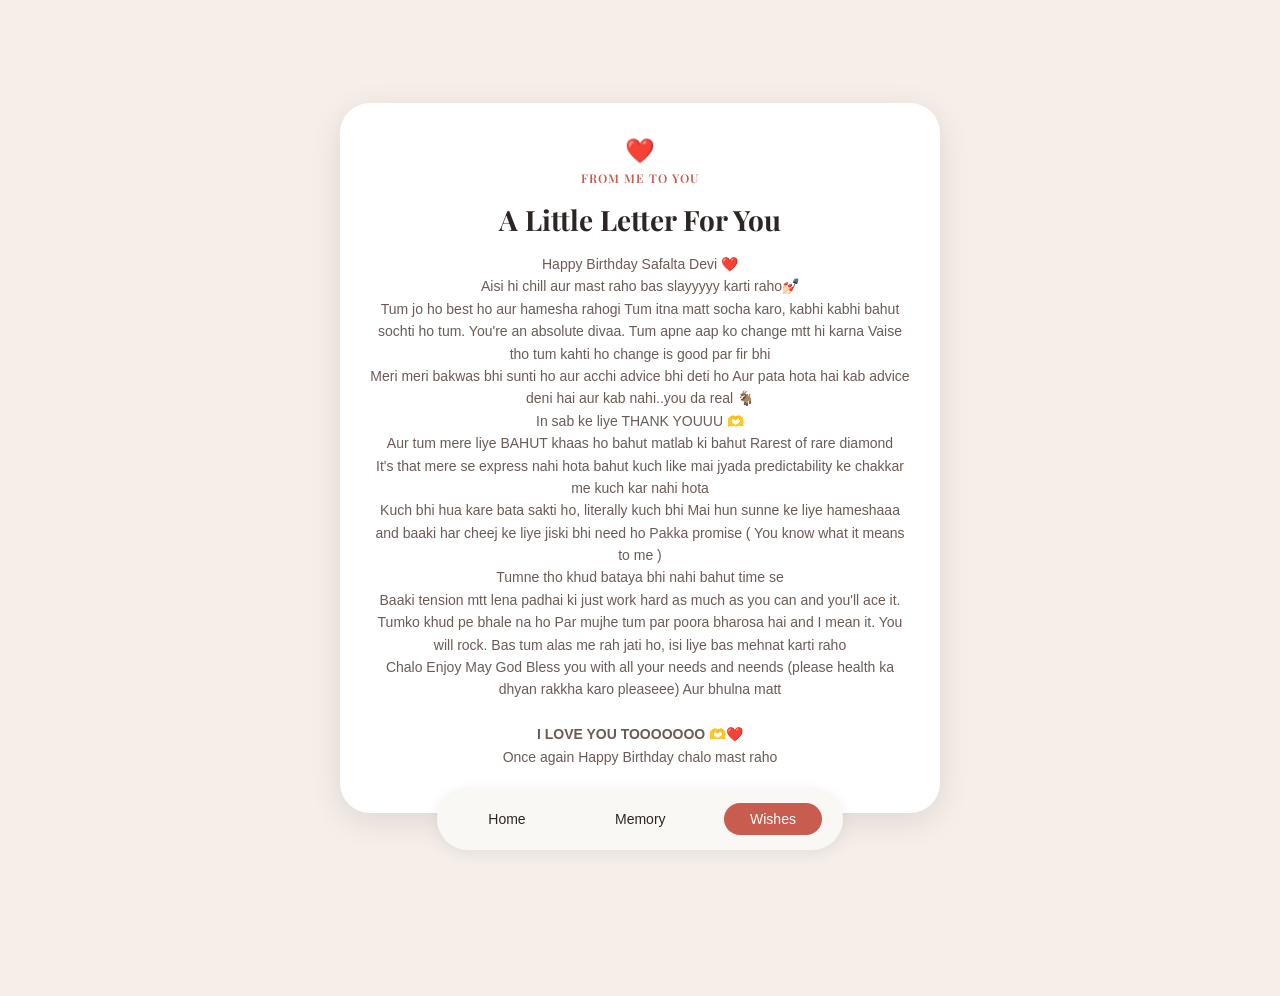
<file: letter.html>
<!DOCTYPE html>
<html lang="en">

<head>
  <meta charset="UTF-8">
  <meta name="viewport" content="width=device-width, initial-scale=1.0">
  <title>Letter from Kunal</title>
  <link rel="stylesheet" href="style.css">
</head>

<body>
  <div class="card">
    <div class="wish">
      <div style="text-align: center; color: #c85c4e; font-size: 24px;">❤️</div>
      <div
        style="text-align: center; color: #c85c4e; font-size: 12px; font-weight: 600; letter-spacing: 1px; margin-top: 5px;">
        FROM ME TO YOU</div>

      <h1
        style="text-align: center; font-family: 'Playfair Display', serif; font-size: 28px; margin: 15px 0; color: #2d2424;">
        A Little Letter For You</h1>

      <p
        style="font-family: 'Inter', sans-serif; font-size: 14px; line-height: 1.6; color: #6c5b55; margin-bottom: 15px;">
        Happy Birthday Safalta Devi ❤️<br>
        Aisi hi chill aur mast raho bas slayyyyy karti raho💅🏻<br>
        Tum jo ho best ho aur hamesha rahogi
        Tum itna matt socha karo, kabhi kabhi bahut sochti ho tum.
        You're an absolute divaa.
        Tum apne aap ko change mtt hi karna
        Vaise tho tum kahti ho change is good par fir bhi<br>
        Meri meri bakwas bhi sunti ho aur acchi advice bhi deti ho
        Aur pata hota hai kab advice deni hai aur kab nahi..you da real 🐐<br>
        In sab ke liye THANK YOUUU 🫶<br>
        Aur tum mere liye BAHUT khaas ho bahut matlab ki bahut
        Rarest of rare diamond<br>
        It's that mere se express nahi hota bahut kuch like mai jyada predictability ke chakkar me kuch kar nahi
        hota<br>
        Kuch bhi hua kare bata sakti ho, literally kuch bhi
        Mai hun sunne ke liye hameshaaa and baaki har cheej ke liye jiski bhi need ho
        Pakka promise ( You know what it means to me )<br>
        Tumne tho khud bataya bhi nahi bahut time se<br>
        Baaki tension mtt lena padhai ki just work hard as much as you can and you'll ace it.
        Tumko khud pe bhale na ho
        Par mujhe tum par poora bharosa hai and I mean it. You will rock.
        Bas tum alas me rah jati ho, isi liye bas mehnat karti raho
        <br>
        Chalo Enjoy
        May God Bless you with all your needs and neends (please health ka dhyan rakkha karo pleaseee)
        Aur bhulna matt<br><br>
        <strong>I LOVE YOU TOOOOOOO 🫶❤️</strong>
        <br>
        Once again Happy Birthday
        chalo mast raho
      </p>
    </div>

  </div>
  <nav class="footer-nav">
    <a href="index.html" class="nav-item">Home</a>
    <a href="photos.html" class="nav-item">Memory</a>
    <a href="letter.html" class="nav-item active">Wishes</a>
  </nav>
  <script>
    for (let i = 0; i < 15; i++) {
      const heart = document.createElement('div');
      heart.innerHTML = '❤️';
      heart.style.position = 'absolute';
      heart.style.top = '-50px';
      heart.style.left = Math.random() * 100 + 'vw';
      heart.style.fontSize = '24px';
      heart.style.opacity = '0.1';
      heart.style.animation = `fall ${Math.random() * 5 + 5}s linear infinite`;
      heart.style.animationDelay = Math.random() * 5 + 's';
      document.body.appendChild(heart);
    }

    const style = document.createElement('style');
    style.innerHTML = `
      @keyframes fall {
        0% { transform: translateY(0); opacity: 0.1; }
        100% { transform: translateY(110vh); opacity: 0; }
      }
    `;
    document.head.appendChild(style);
  </script>
</body>

</html>
</file>
<file: style.css>
@import url('https://fonts.googleapis.com/css2?family=Playfair+Display:wght@400;600;700&display=swap');

body {
  background-color: #F6EFE9;
  display: flex;
  flex-direction: column;
  justify-content: center;
  align-items: center;
  min-height: 100vh;
  text-align: center;
  gap: 50px;
  font-family: 'Playfair Display', serif;
  padding-bottom: 80px;
}

.heart {
  position: absolute;
  top: -10vh;
  font-size: 24px;
  animation: fall 8s linear infinite;
  opacity: 30;
}

@keyframes fall {
  to {
    transform: translateY(110vh) rotate(90deg);
    opacity: 0;
  }
}

#heading {
  padding: 10px;
  margin: 0 auto;
  width: auto;
  height: auto;
  border: none;
  border-radius: 20px;
  display: inline-block;
  background-color: #ffffff;
  color: #C85C4E;
  font-weight: 600;
}

#happy {
  color: #2D2424;
  font-size: 65px;
}

#name {
  text-decoration: underline;
  font-style: italic;
  color: #C85C4E;
  font-size: 65px;
}

.pages {
  padding: 10px 15px;
  margin: 0px 20px;
  width: 150px;
  height: 30px;
  border: none;
  border-radius: 30px;
  display: inline-block;
  font-weight: 600;
  text-decoration: none;
  font-size: 20px;
  text-align: center;
  align-items: center;
  transition: all 0.2s ease;
}

.pages:hover {
  transform: scale(1.025) translateY(-5px);
}

#photos {
  color: white;
  background-color: #C85C4E;
}

#letter {
  color: #2D2424;
  background-color: #ffffff;
}

.footer-nav {
  width: 100%;
  height: 50px;
  padding: 0;
  background-color: white;
  gap: 5px;
  border-radius: 0;
  color: #2D2424;
  display: flex;
  flex-direction: row;
  justify-content: center;
  align-items: center;
  position: fixed;
  bottom: 0;
  left: 0;
  transform: none;
  z-index: 1000;
  box-shadow: 0 -4px 12px rgba(0, 0, 0, 0.1);
}

a {
  text-decoration: none;
}

.nav-item {
  margin: 5px;
  width: 50px;
  border: none;
  border-radius: 20px;
  color: #2D2424;
  font-size: large;
  padding: 5px;
  margin: 15px;
}

.active {
  background-color: #C85C4E;
  padding: 2px 14px;
  color: white;
}

.spotlight-container {
  max-width: 1200px;
  margin: 0 auto;
  padding: 20px;
  background: rgba(255, 255, 255, 0.9);
  border-radius: 20px;
  box-shadow: 0 8px 32px rgba(0, 0, 0, 0.1);
}

.favorites-split {
  display: grid;
  grid-template-columns: repeat(auto-fit, minmax(280px, 1fr));
  gap: 20px;
  margin-bottom: 30px;
}

.favorite-spotlight {
  position: relative;
  width: 100%;
  border-radius: 15px;
  overflow: hidden;
  box-shadow: 0 8px 25px rgba(200, 92, 78, 0.15);
  transition: transform 0.3s ease, box-shadow 0.3s ease;
}

.favorite-spotlight:hover {
  transform: translateY(-5px);
  box-shadow: 0 15px 35px rgba(200, 92, 78, 0.25);
}

.favorite-spotlight img {
  width: 100%;
  height: 300px;
  object-fit: cover;
  border-radius: 15px;
  transition: transform 0.3s ease;
}

.favorite-spotlight:hover img {
  transform: scale(1.05);
}

.spotlight-tag {
  position: absolute;
  top: 15px;
  right: 15px;
  background: linear-gradient(135deg, #C85C4E, #D46A5E);
  color: white;
  padding: 8px 16px;
  border-radius: 20px;
  font-size: 12px;
  font-weight: 700;
  letter-spacing: 0.5px;
  box-shadow: 0 4px 12px rgba(200, 92, 78, 0.3);
}

.large-collage {
  display: grid;
  grid-template-columns: repeat(auto-fit, minmax(200px, 1fr));
  gap: 15px;
  padding: 20px 0;
}

.large-collage img {
  width: 100%;
  height: 200px;
  object-fit: cover;
  border-radius: 12px;
  background-color: #faf8f5;
  box-shadow: 0 4px 15px rgba(45, 36, 36, 0.08);
  transition: all 0.3s cubic-bezier(0.25, 1, 0.5, 1);
  cursor: pointer;
}

.large-collage img:hover {
  transform: translateY(-8px) scale(1.03);
  box-shadow: 0 12px 30px rgba(45, 36, 36, 0.15);
}

.large-collage img.tall {
  grid-row: span 2;
  height: 420px;
}

.large-collage img.wide-feature {
  grid-column: span 2;
  height: 240px;
  object-position: center top;
}

.large-collage img.hero-square {
  grid-column: span 2;
  grid-row: span 2;
  height: 420px;
}

/* Mobile responsiveness for photos gallery */
@media (max-width: 768px) {
  .spotlight-container {
    padding: 15px;
    margin: 10px;
    max-width: calc(100vw - 20px);
  }

  .favorites-split {
    grid-template-columns: 1fr;
    gap: 15px;
  }

  .favorite-spotlight img {
    height: 250px;
    width: 100%;
    object-fit: cover;
  }

  .large-collage {
    grid-template-columns: repeat(2, 1fr);
    gap: 12px;
  }

  .large-collage img {
    width: 100%;
    height: 160px;
    object-fit: cover;
  }

  .large-collage img.tall {
    grid-row: span 2;
    height: 340px;
  }

  .large-collage img.wide-feature {
    grid-column: span 2;
    height: 200px;
  }

  .large-collage img.hero-square {
    grid-column: span 2;
    grid-row: span 2;
    height: 340px;
  }

  /* Ensure all images are fully visible and don't overflow */
  .favorite-spotlight,
  .large-collage img {
    border-radius: 12px;
    overflow: hidden;
    box-sizing: border-box;
  }

  .favorite-spotlight img,
  .large-collage img {
    width: 100%;
    object-fit: cover;
    display: block;
  }

  /* Adjust heading for mobile */
  h1 {
    font-size: 24px;
    margin-bottom: 15px;
    text-align: center;
  }

  p {
    font-size: 16px;
    margin-bottom: 20px;
    text-align: center;
  }
}

/* Extra small mobile devices */
@media (max-width: 480px) {
  .spotlight-container {
    padding: 10px;
    margin: 5px;
    max-width: calc(100vw - 10px);
  }

  .favorites-split {
    gap: 10px;
  }

  .favorite-spotlight img {
    height: 200px;
    border-radius: 10px;
  }

  .large-collage {
    grid-template-columns: 1fr;
    gap: 10px;
  }

  .large-collage img {
    height: 180px;
    border-radius: 10px;
  }

  .large-collage img.tall {
    height: 380px;
  }

  .large-collage img.wide-feature {
    height: 220px;
  }

  .large-collage img.hero-square {
    height: 380px;
  }

  h1 {
    font-size: 22px;
    padding: 0 10px;
  }

  p {
    font-size: 14px;
    padding: 0 10px;
  }

  /* Ensure footer nav is properly sized */
  .footer-nav {
    padding: 8px;
    font-size: 14px;
  }

  .nav-item {
    padding: 8px 12px;
  }
}

/* Lightbox Styles */
#lightbox {
  display: none;
  position: fixed;
  top: 0;
  left: 0;
  width: 100%;
  height: 100%;
  background-color: rgba(0, 0, 0, 0.9);
  z-index: 1000;
  justify-content: center;
  align-items: center;
}

.lightbox-overlay {
  position: relative;
  max-width: 90%;
  max-height: 90%;
  display: flex;
  flex-direction: column;
  align-items: center;
}

.lightbox-image {
  max-width: 100%;
  max-height: 80vh;
  object-fit: contain;
  border-radius: 8px;
  box-shadow: 0 10px 40px rgba(0, 0, 0, 0.5);
}

.lightbox-caption {
  color: white;
  font-size: 18px;
  font-weight: 600;
  margin-top: 15px;
  text-align: center;
  text-shadow: 0 2px 4px rgba(0, 0, 0, 0.5);
}

.lightbox-close {
  position: absolute;
  top: -40px;
  right: 0;
  color: white;
  font-size: 40px;
  font-weight: bold;
  cursor: pointer;
  transition: color 0.3s ease;
}

.lightbox-close:hover {
  color: #C85C4E;
}

/* Animation for falling elements */
.item {
  position: absolute;
  top: -10vh;
  font-size: 24px;
  animation: fall 8s linear infinite;
  opacity: 0.7;
}

img[alt="5"] {
  object-position: top;
}

.card {
  position: relative;
  background: white;
  border-radius: 30px;
  height: auto;
  max-width: 600px;
  margin: 0 auto;
  box-shadow: 0 8px 32px rgba(0, 0, 0, 0.1);
}

.wish {
  height: 100%;
  overflow-y: auto;
  padding: 30px;
  max-width: 100%;
}

.footer-nav {
  position: fixed;
  bottom: 20px;
  left: 50%;
  transform: translateX(-50%);
  display: flex;
  background: #faf8f5;
  border-radius: 50px;
  padding: 3px;
  margin-bottom: 30px;
}

.footer-nav {
  position: fixed;
  bottom: 20px;
  left: 50%;
  transform: translateX(-50%);

  display: flex;
  align-items: center;
  gap: 5px;

  background-color: #faf8f5;
  padding: 6px;
  border-radius: 50px;
  width: max-content;
  box-shadow: 0 4px 15px rgba(45, 36, 36, 0.08);
  z-index: 1000;
}

.footer-nav a {
  text-decoration: none;
  color: #2d2424;
  font-family: 'Inter', sans-serif;
  font-size: 14px;
  font-weight: 500;
  padding: 8px 24px;
  border-radius: 50px;
  transition: all 0.3s ease;
}

.footer-nav a.active {
  background-color: #c85c4e;
  color: white;
}

/* Mobile responsiveness for index page buttons */
@media (max-width: 768px) {
  #wishDescription div {
    flex-direction: column;
    gap: 15px;
  }

  .pages {
    margin: 0;
    width: 150px;
  }
}
</file>
